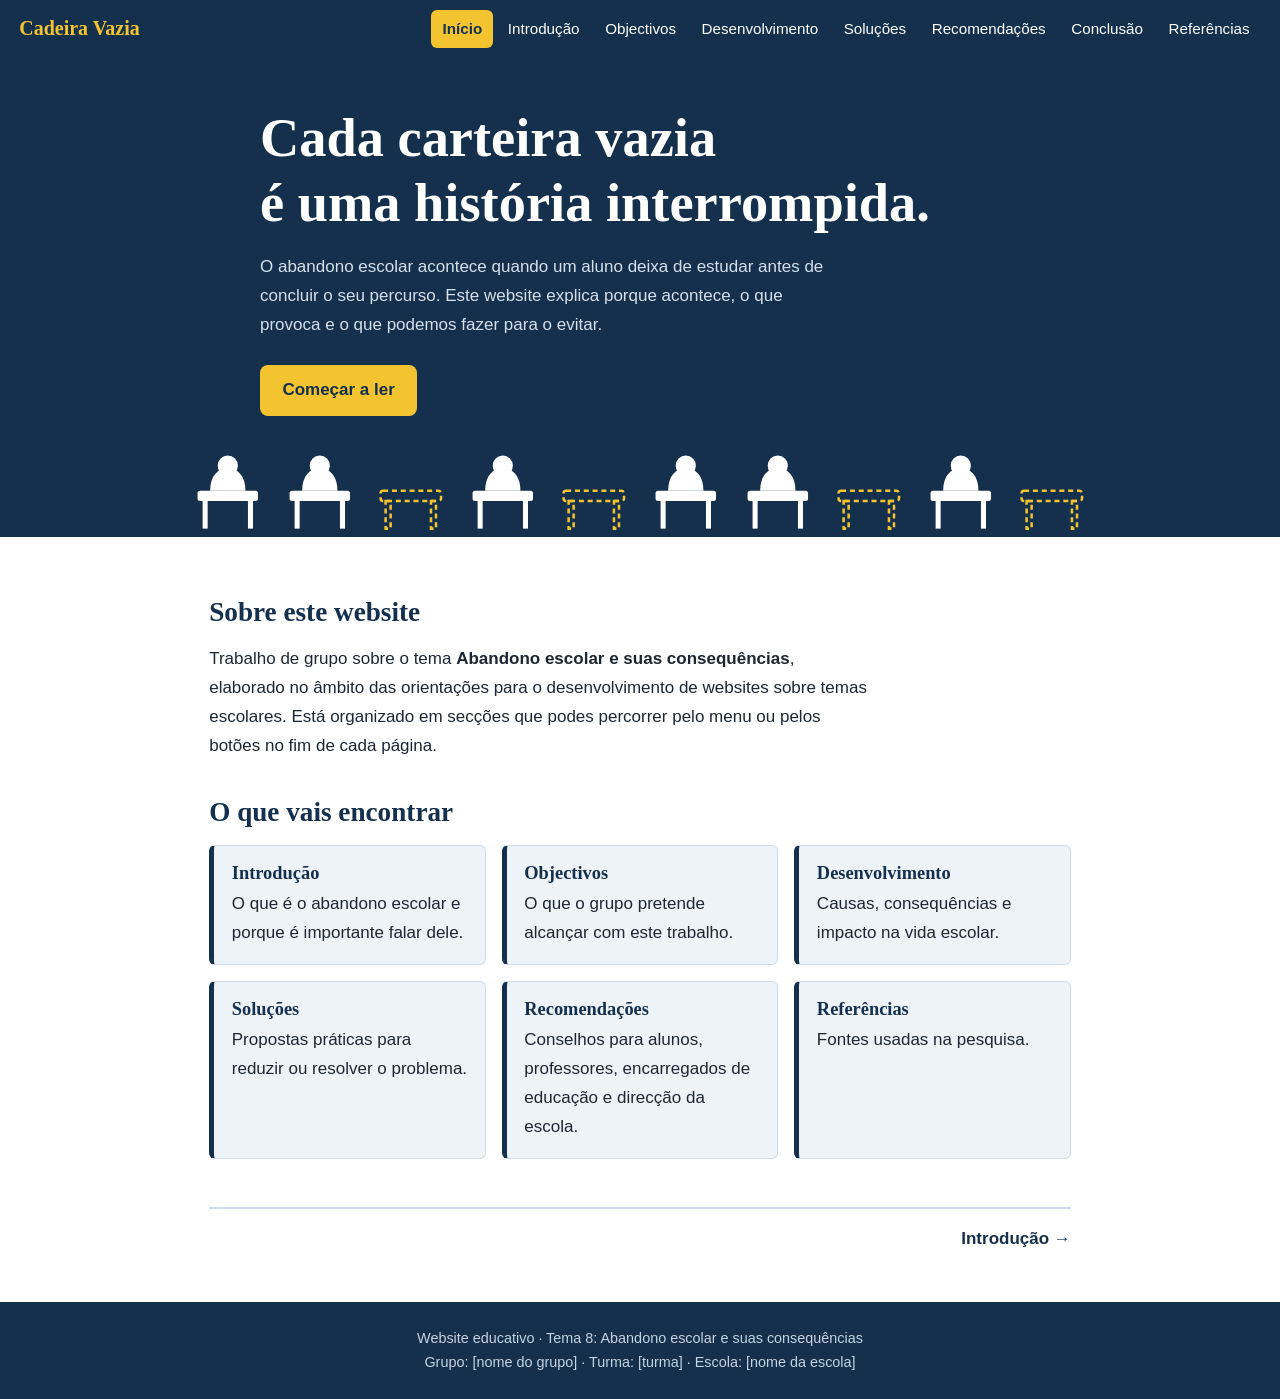
<file: abandono-escolar-website/index.html>
<!DOCTYPE html><html lang="pt"><head><meta charset="utf-8"><meta name="viewport" content="width=device-width, initial-scale=1">
<title>Início | Abandono escolar e suas consequências</title><link rel="stylesheet" href="css/style.css"></head><body>
<header class="top"><a class="brand" href="index.html">Cadeira Vazia</a><button id="m" aria-label="Menu" aria-expanded="false">Menu</button><nav id="nav"><a href="index.html" aria-current="page">Início</a><a href="introducao.html">Introdução</a><a href="objectivos.html">Objectivos</a><a href="desenvolvimento.html">Desenvolvimento</a><a href="solucoes.html">Soluções</a><a href="recomendacoes.html">Recomendações</a><a href="conclusao.html">Conclusão</a><a href="referencias.html">Referências</a></nav></header>
<section class="hero"><div class="hw"><h1>Cada carteira vazia<br>é uma história interrompida.</h1>
<p>O abandono escolar acontece quando um aluno deixa de estudar antes de concluir o seu percurso. Este website explica porque acontece, o que provoca e o que podemos fazer para o evitar.</p>
<a class="btn" href="introducao.html">Começar a ler</a></div><div class="desks" aria-hidden="false"><svg class="desk" viewBox="0 0 60 70" role="img" aria-label="Aluno na carteira"><rect x="6" y="34" width="48" height="8" rx="2"/><rect x="10" y="42" width="4" height="22"/><rect x="46" y="42" width="4" height="22"/><circle cx="30" cy="14" r="8"/><path d="M16 34c0-12 6-18 14-18s14 6 14 18z"/></svg><svg class="desk" viewBox="0 0 60 70" role="img" aria-label="Aluno na carteira"><rect x="6" y="34" width="48" height="8" rx="2"/><rect x="10" y="42" width="4" height="22"/><rect x="46" y="42" width="4" height="22"/><circle cx="30" cy="14" r="8"/><path d="M16 34c0-12 6-18 14-18s14 6 14 18z"/></svg><svg class="desk empty" viewBox="0 0 60 70" role="img" aria-label="Carteira vazia"><rect x="6" y="34" width="48" height="8" rx="2"/><rect x="10" y="42" width="4" height="22"/><rect x="46" y="42" width="4" height="22"/></svg><svg class="desk" viewBox="0 0 60 70" role="img" aria-label="Aluno na carteira"><rect x="6" y="34" width="48" height="8" rx="2"/><rect x="10" y="42" width="4" height="22"/><rect x="46" y="42" width="4" height="22"/><circle cx="30" cy="14" r="8"/><path d="M16 34c0-12 6-18 14-18s14 6 14 18z"/></svg><svg class="desk empty" viewBox="0 0 60 70" role="img" aria-label="Carteira vazia"><rect x="6" y="34" width="48" height="8" rx="2"/><rect x="10" y="42" width="4" height="22"/><rect x="46" y="42" width="4" height="22"/></svg><svg class="desk" viewBox="0 0 60 70" role="img" aria-label="Aluno na carteira"><rect x="6" y="34" width="48" height="8" rx="2"/><rect x="10" y="42" width="4" height="22"/><rect x="46" y="42" width="4" height="22"/><circle cx="30" cy="14" r="8"/><path d="M16 34c0-12 6-18 14-18s14 6 14 18z"/></svg><svg class="desk" viewBox="0 0 60 70" role="img" aria-label="Aluno na carteira"><rect x="6" y="34" width="48" height="8" rx="2"/><rect x="10" y="42" width="4" height="22"/><rect x="46" y="42" width="4" height="22"/><circle cx="30" cy="14" r="8"/><path d="M16 34c0-12 6-18 14-18s14 6 14 18z"/></svg><svg class="desk empty" viewBox="0 0 60 70" role="img" aria-label="Carteira vazia"><rect x="6" y="34" width="48" height="8" rx="2"/><rect x="10" y="42" width="4" height="22"/><rect x="46" y="42" width="4" height="22"/></svg><svg class="desk" viewBox="0 0 60 70" role="img" aria-label="Aluno na carteira"><rect x="6" y="34" width="48" height="8" rx="2"/><rect x="10" y="42" width="4" height="22"/><rect x="46" y="42" width="4" height="22"/><circle cx="30" cy="14" r="8"/><path d="M16 34c0-12 6-18 14-18s14 6 14 18z"/></svg><svg class="desk empty" viewBox="0 0 60 70" role="img" aria-label="Carteira vazia"><rect x="6" y="34" width="48" height="8" rx="2"/><rect x="10" y="42" width="4" height="22"/><rect x="46" y="42" width="4" height="22"/></svg></div></section><main><section class="sec"><h2>Sobre este website</h2><p>Trabalho de grupo sobre o tema <strong>Abandono escolar e suas consequências</strong>, elaborado no âmbito das orientações para o desenvolvimento de websites sobre temas escolares. Está organizado em secções que podes percorrer pelo menu ou pelos botões no fim de cada página.</p></section>
<section class="sec"><h2>O que vais encontrar</h2><div class="grid"><article class="c "><h3>Introdução</h3><p>O que é o abandono escolar e porque é importante falar dele.</p></article><article class="c "><h3>Objectivos</h3><p>O que o grupo pretende alcançar com este trabalho.</p></article><article class="c "><h3>Desenvolvimento</h3><p>Causas, consequências e impacto na vida escolar.</p></article><article class="c "><h3>Soluções</h3><p>Propostas práticas para reduzir ou resolver o problema.</p></article><article class="c "><h3>Recomendações</h3><p>Conselhos para alunos, professores, encarregados de educação e direcção da escola.</p></article><article class="c "><h3>Referências</h3><p>Fontes usadas na pesquisa.</p></article></div></section><div class="pn"><span></span><a href="introducao.html">Introdução &rarr;</a></div></main>
<footer>Website educativo &middot; Tema 8: Abandono escolar e suas consequências<br>Grupo: [nome do grupo] &middot; Turma: [turma] &middot; Escola: [nome da escola]</footer>
<script src="js/main.js"></script></body></html>
</file>
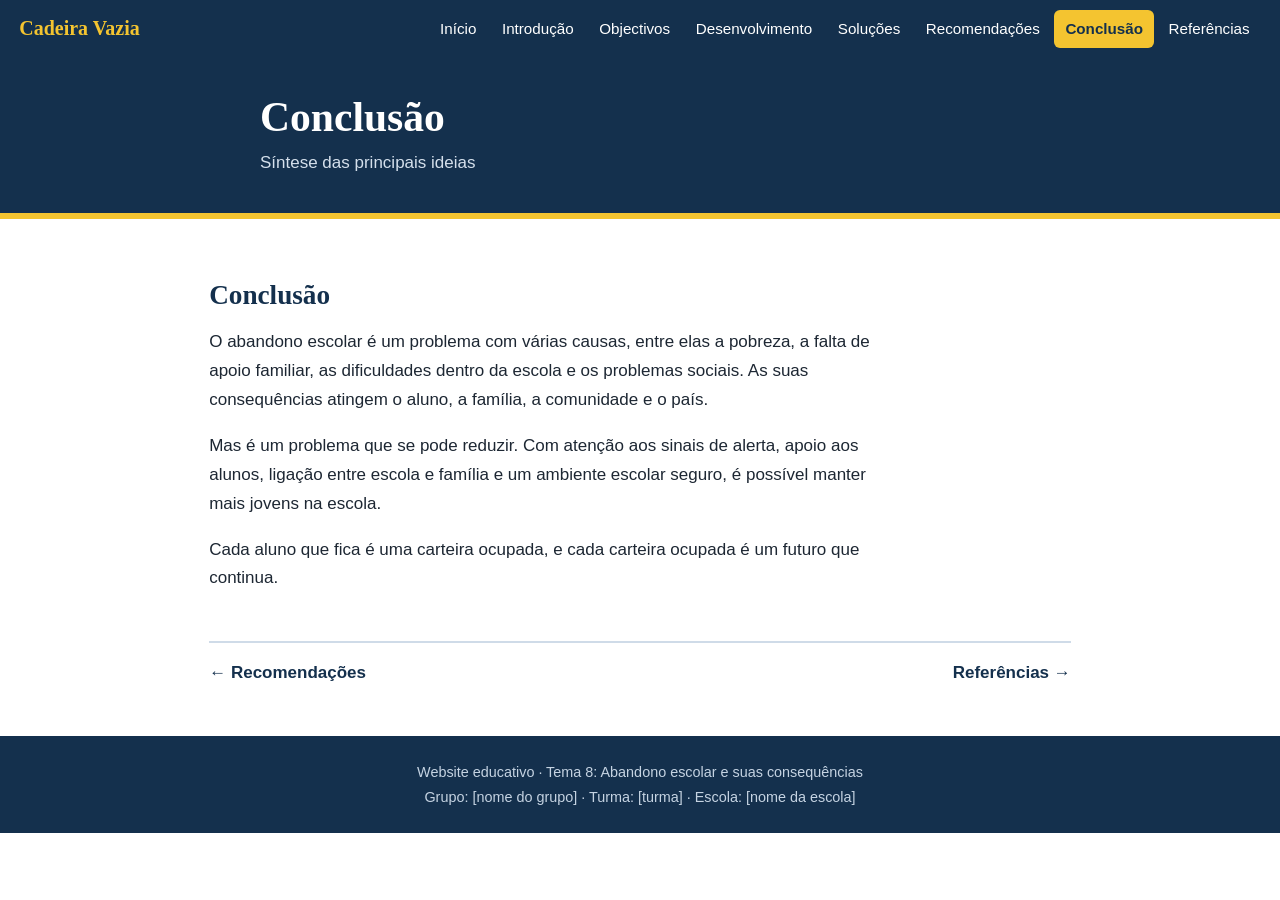
<file: abandono-escolar-website/conclusao.html>
<!DOCTYPE html><html lang="pt"><head><meta charset="utf-8"><meta name="viewport" content="width=device-width, initial-scale=1">
<title>Conclusão | Abandono escolar e suas consequências</title><link rel="stylesheet" href="css/style.css"></head><body>
<header class="top"><a class="brand" href="index.html">Cadeira Vazia</a><button id="m" aria-label="Menu" aria-expanded="false">Menu</button><nav id="nav"><a href="index.html">Início</a><a href="introducao.html">Introdução</a><a href="objectivos.html">Objectivos</a><a href="desenvolvimento.html">Desenvolvimento</a><a href="solucoes.html">Soluções</a><a href="recomendacoes.html">Recomendações</a><a href="conclusao.html" aria-current="page">Conclusão</a><a href="referencias.html">Referências</a></nav></header>
<section class="ph"><h1>Conclusão</h1><p>Síntese das principais ideias</p></section><main><section class="sec"><h2>Conclusão</h2><p>O abandono escolar é um problema com várias causas, entre elas a pobreza, a falta de apoio familiar, as dificuldades dentro da escola e os problemas sociais. As suas consequências atingem o aluno, a família, a comunidade e o país.</p>
<p>Mas é um problema que se pode reduzir. Com atenção aos sinais de alerta, apoio aos alunos, ligação entre escola e família e um ambiente escolar seguro, é possível manter mais jovens na escola.</p>
<p>Cada aluno que fica é uma carteira ocupada, e cada carteira ocupada é um futuro que continua.</p></section><div class="pn"><a href="recomendacoes.html">&larr; Recomendações</a><a href="referencias.html">Referências &rarr;</a></div></main>
<footer>Website educativo &middot; Tema 8: Abandono escolar e suas consequências<br>Grupo: [nome do grupo] &middot; Turma: [turma] &middot; Escola: [nome da escola]</footer>
<script src="js/main.js"></script></body></html>
</file>
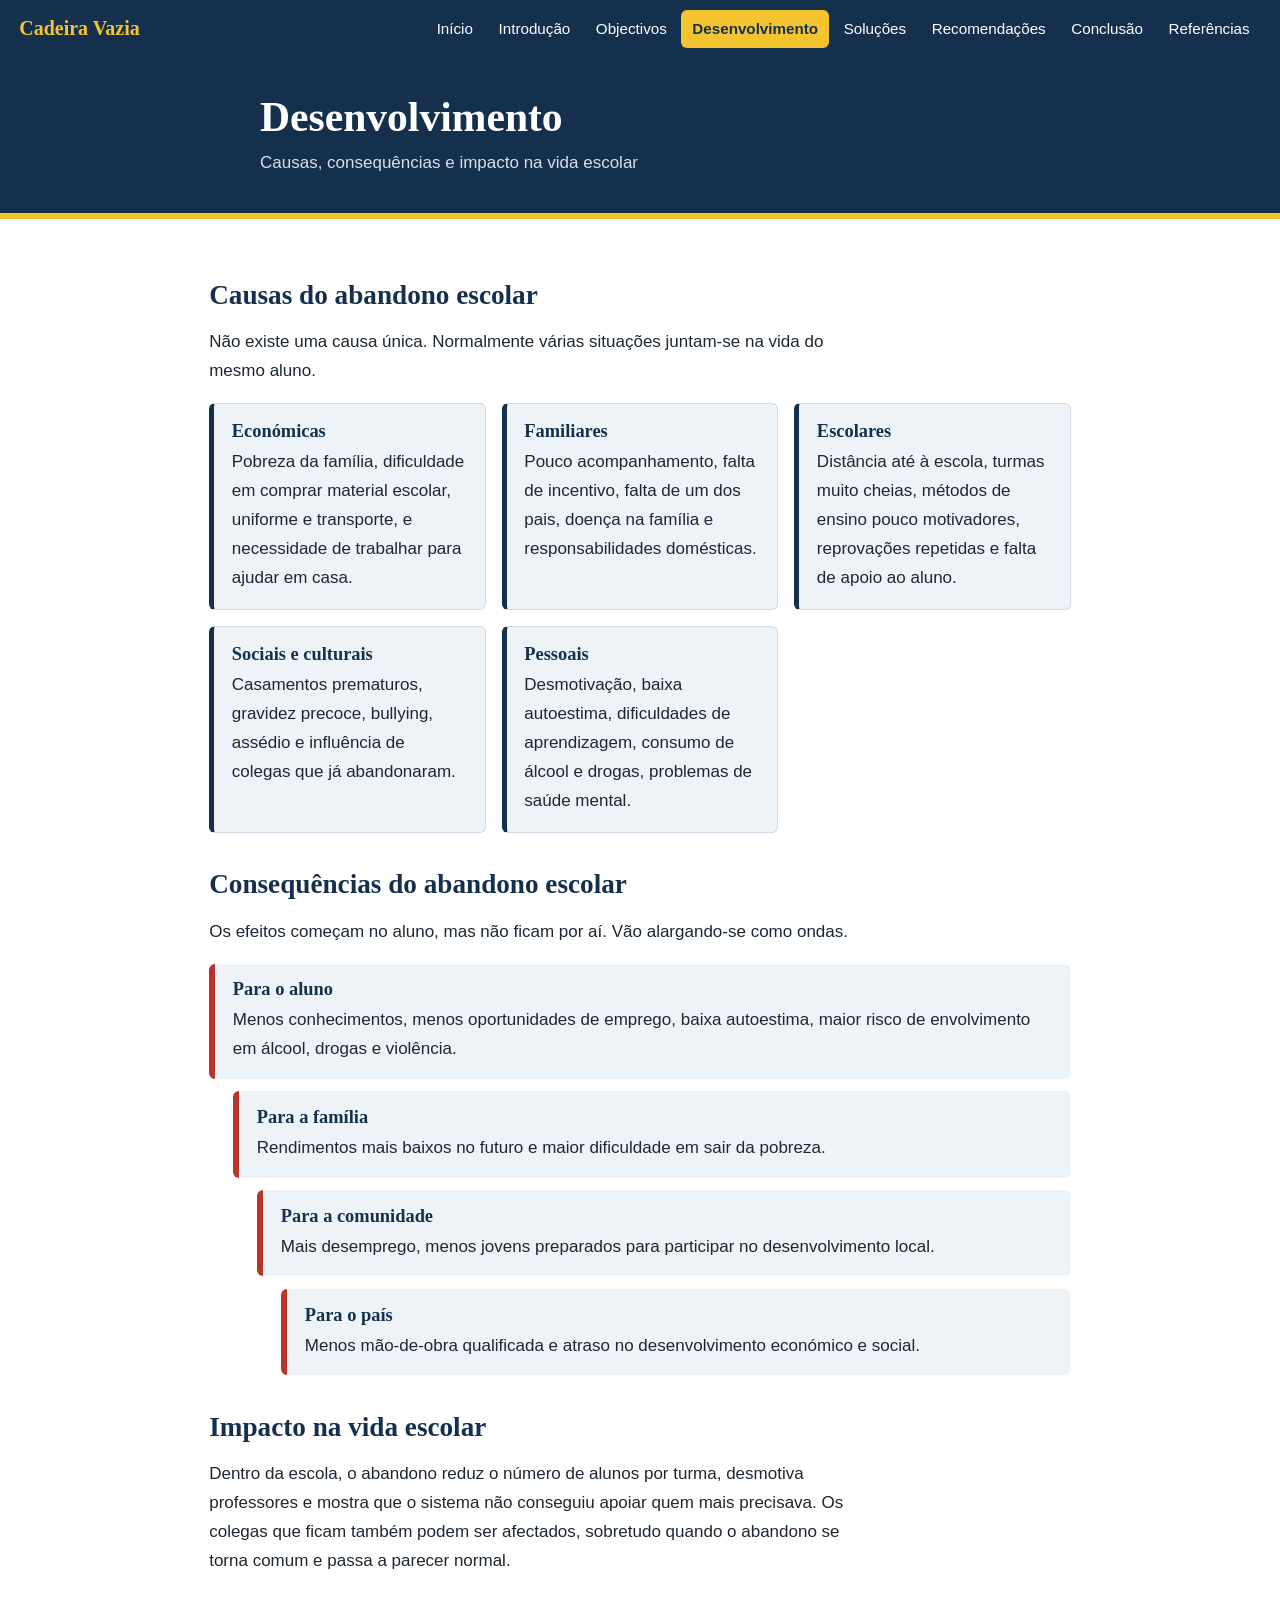
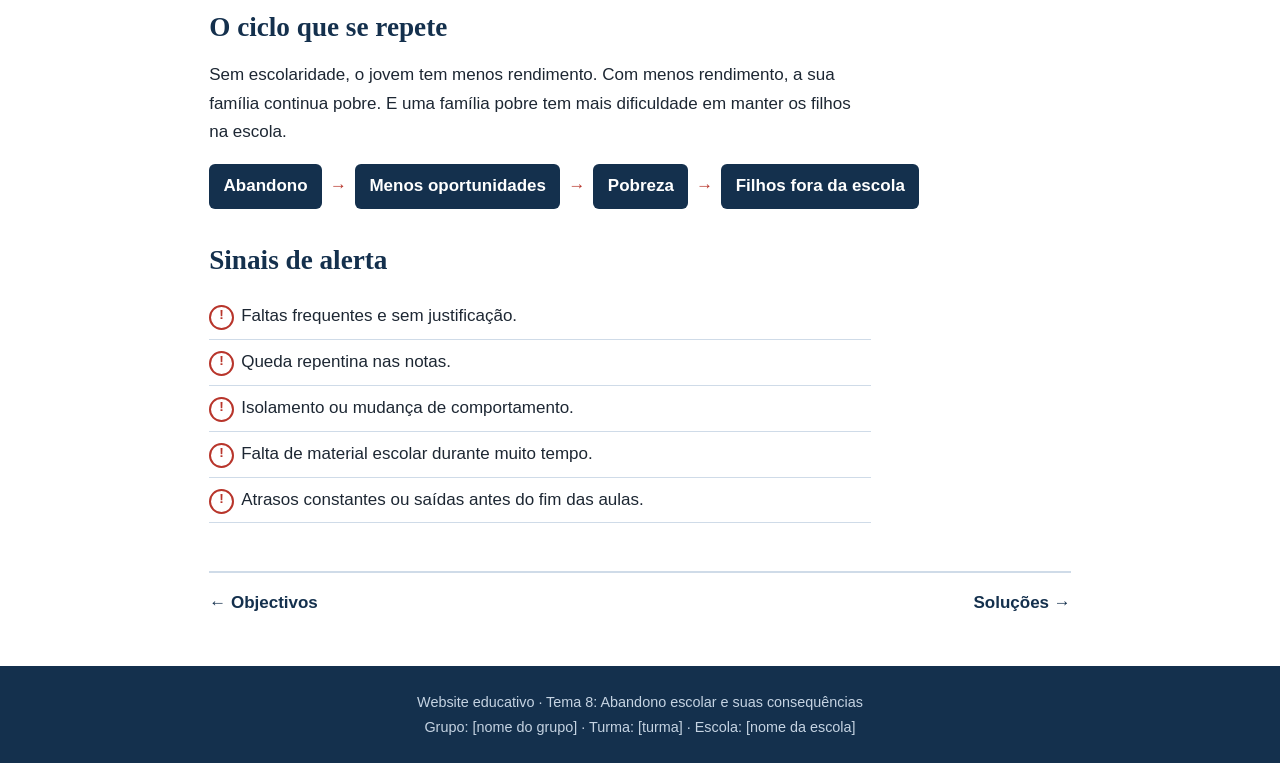
<file: abandono-escolar-website/desenvolvimento.html>
<!DOCTYPE html><html lang="pt"><head><meta charset="utf-8"><meta name="viewport" content="width=device-width, initial-scale=1">
<title>Desenvolvimento | Abandono escolar e suas consequências</title><link rel="stylesheet" href="css/style.css"></head><body>
<header class="top"><a class="brand" href="index.html">Cadeira Vazia</a><button id="m" aria-label="Menu" aria-expanded="false">Menu</button><nav id="nav"><a href="index.html">Início</a><a href="introducao.html">Introdução</a><a href="objectivos.html">Objectivos</a><a href="desenvolvimento.html" aria-current="page">Desenvolvimento</a><a href="solucoes.html">Soluções</a><a href="recomendacoes.html">Recomendações</a><a href="conclusao.html">Conclusão</a><a href="referencias.html">Referências</a></nav></header>
<section class="ph"><h1>Desenvolvimento</h1><p>Causas, consequências e impacto na vida escolar</p></section><main><section class="sec"><h2>Causas do abandono escolar</h2><p>Não existe uma causa única. Normalmente várias situações juntam-se na vida do mesmo aluno.</p><div class="grid"><article class="c "><h3>Económicas</h3><p>Pobreza da família, dificuldade em comprar material escolar, uniforme e transporte, e necessidade de trabalhar para ajudar em casa.</p></article><article class="c "><h3>Familiares</h3><p>Pouco acompanhamento, falta de incentivo, falta de um dos pais, doença na família e responsabilidades domésticas.</p></article><article class="c "><h3>Escolares</h3><p>Distância até à escola, turmas muito cheias, métodos de ensino pouco motivadores, reprovações repetidas e falta de apoio ao aluno.</p></article><article class="c "><h3>Sociais e culturais</h3><p>Casamentos prematuros, gravidez precoce, bullying, assédio e influência de colegas que já abandonaram.</p></article><article class="c "><h3>Pessoais</h3><p>Desmotivação, baixa autoestima, dificuldades de aprendizagem, consumo de álcool e drogas, problemas de saúde mental.</p></article></div></section><section class="sec"><h2>Consequências do abandono escolar</h2><p>Os efeitos começam no aluno, mas não ficam por aí. Vão alargando-se como ondas.</p>
<div class="rings"><div class="r r1"><h3>Para o aluno</h3><p>Menos conhecimentos, menos oportunidades de emprego, baixa autoestima, maior risco de envolvimento em álcool, drogas e violência.</p></div>
<div class="r r2"><h3>Para a família</h3><p>Rendimentos mais baixos no futuro e maior dificuldade em sair da pobreza.</p></div>
<div class="r r3"><h3>Para a comunidade</h3><p>Mais desemprego, menos jovens preparados para participar no desenvolvimento local.</p></div>
<div class="r r4"><h3>Para o país</h3><p>Menos mão-de-obra qualificada e atraso no desenvolvimento económico e social.</p></div></div></section>
<section class="sec"><h2>Impacto na vida escolar</h2><p>Dentro da escola, o abandono reduz o número de alunos por turma, desmotiva professores e mostra que o sistema não conseguiu apoiar quem mais precisava. Os colegas que ficam também podem ser afectados, sobretudo quando o abandono se torna comum e passa a parecer normal.</p></section>
<section class="sec"><h2>O ciclo que se repete</h2><p>Sem escolaridade, o jovem tem menos rendimento. Com menos rendimento, a sua família continua pobre. E uma família pobre tem mais dificuldade em manter os filhos na escola.</p>
<div class="cycle"><span>Abandono</span><i>&rarr;</i><span>Menos oportunidades</span><i>&rarr;</i><span>Pobreza</span><i>&rarr;</i><span>Filhos fora da escola</span></div></section>
<section class="sec"><h2>Sinais de alerta</h2><ul class="ticks warn"><li>Faltas frequentes e sem justificação.</li><li>Queda repentina nas notas.</li><li>Isolamento ou mudança de comportamento.</li><li>Falta de material escolar durante muito tempo.</li><li>Atrasos constantes ou saídas antes do fim das aulas.</li></ul></section><div class="pn"><a href="objectivos.html">&larr; Objectivos</a><a href="solucoes.html">Soluções &rarr;</a></div></main>
<footer>Website educativo &middot; Tema 8: Abandono escolar e suas consequências<br>Grupo: [nome do grupo] &middot; Turma: [turma] &middot; Escola: [nome da escola]</footer>
<script src="js/main.js"></script></body></html>
</file>
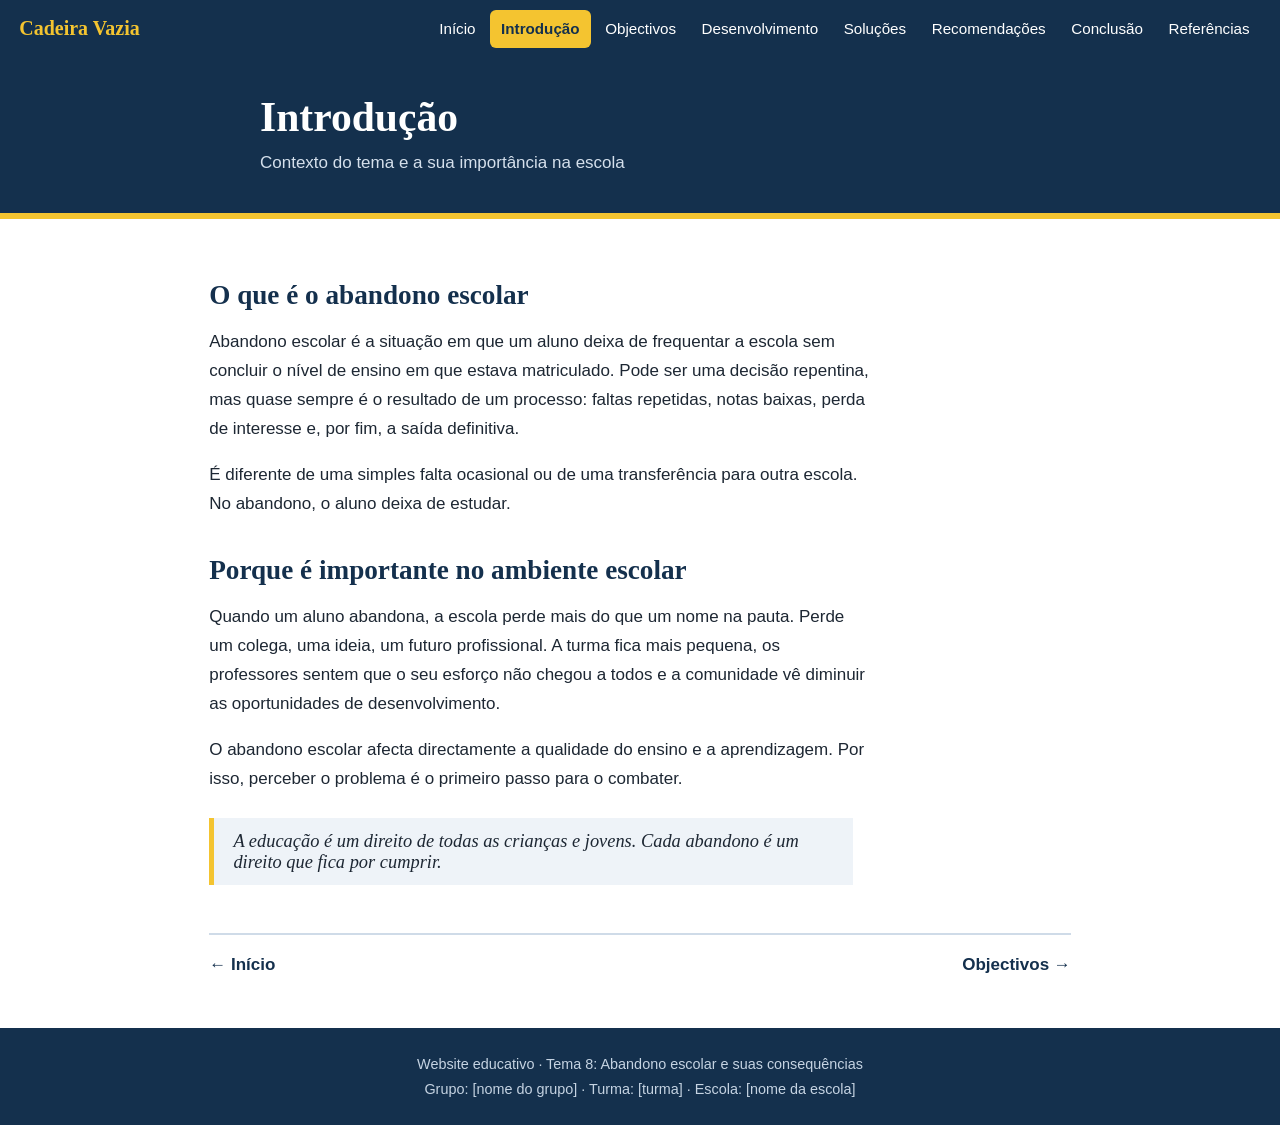
<file: abandono-escolar-website/introducao.html>
<!DOCTYPE html><html lang="pt"><head><meta charset="utf-8"><meta name="viewport" content="width=device-width, initial-scale=1">
<title>Introdução | Abandono escolar e suas consequências</title><link rel="stylesheet" href="css/style.css"></head><body>
<header class="top"><a class="brand" href="index.html">Cadeira Vazia</a><button id="m" aria-label="Menu" aria-expanded="false">Menu</button><nav id="nav"><a href="index.html">Início</a><a href="introducao.html" aria-current="page">Introdução</a><a href="objectivos.html">Objectivos</a><a href="desenvolvimento.html">Desenvolvimento</a><a href="solucoes.html">Soluções</a><a href="recomendacoes.html">Recomendações</a><a href="conclusao.html">Conclusão</a><a href="referencias.html">Referências</a></nav></header>
<section class="ph"><h1>Introdução</h1><p>Contexto do tema e a sua importância na escola</p></section><main><section class="sec"><h2>O que é o abandono escolar</h2><p>Abandono escolar é a situação em que um aluno deixa de frequentar a escola sem concluir o nível de ensino em que estava matriculado. Pode ser uma decisão repentina, mas quase sempre é o resultado de um processo: faltas repetidas, notas baixas, perda de interesse e, por fim, a saída definitiva.</p>
<p>É diferente de uma simples falta ocasional ou de uma transferência para outra escola. No abandono, o aluno deixa de estudar.</p></section>
<section class="sec"><h2>Porque é importante no ambiente escolar</h2><p>Quando um aluno abandona, a escola perde mais do que um nome na pauta. Perde um colega, uma ideia, um futuro profissional. A turma fica mais pequena, os professores sentem que o seu esforço não chegou a todos e a comunidade vê diminuir as oportunidades de desenvolvimento.</p>
<p>O abandono escolar afecta directamente a qualidade do ensino e a aprendizagem. Por isso, perceber o problema é o primeiro passo para o combater.</p>
<blockquote>A educação é um direito de todas as crianças e jovens. Cada abandono é um direito que fica por cumprir.</blockquote></section><div class="pn"><a href="index.html">&larr; Início</a><a href="objectivos.html">Objectivos &rarr;</a></div></main>
<footer>Website educativo &middot; Tema 8: Abandono escolar e suas consequências<br>Grupo: [nome do grupo] &middot; Turma: [turma] &middot; Escola: [nome da escola]</footer>
<script src="js/main.js"></script></body></html>
</file>
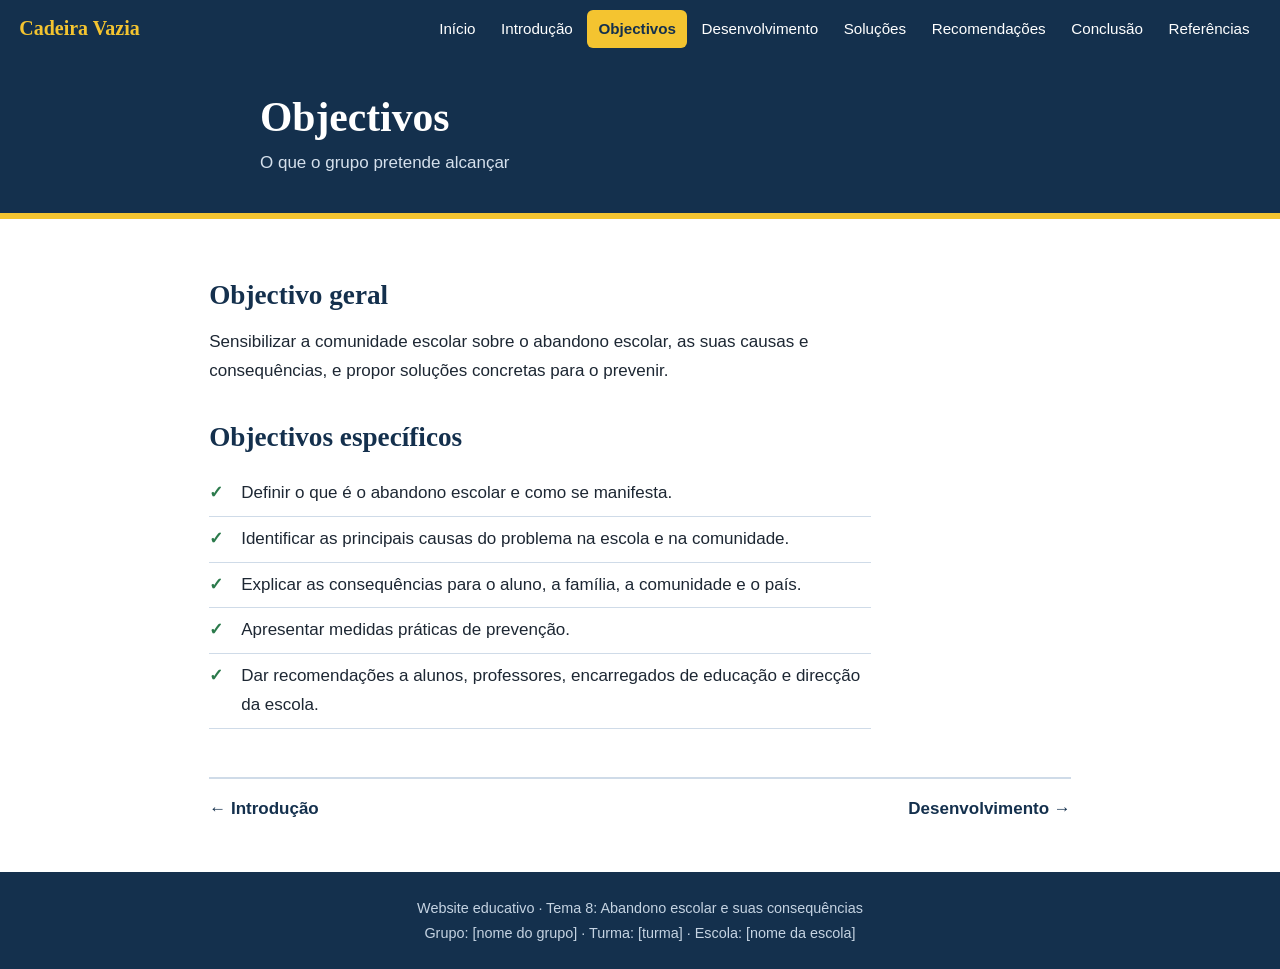
<file: abandono-escolar-website/objectivos.html>
<!DOCTYPE html><html lang="pt"><head><meta charset="utf-8"><meta name="viewport" content="width=device-width, initial-scale=1">
<title>Objectivos | Abandono escolar e suas consequências</title><link rel="stylesheet" href="css/style.css"></head><body>
<header class="top"><a class="brand" href="index.html">Cadeira Vazia</a><button id="m" aria-label="Menu" aria-expanded="false">Menu</button><nav id="nav"><a href="index.html">Início</a><a href="introducao.html">Introdução</a><a href="objectivos.html" aria-current="page">Objectivos</a><a href="desenvolvimento.html">Desenvolvimento</a><a href="solucoes.html">Soluções</a><a href="recomendacoes.html">Recomendações</a><a href="conclusao.html">Conclusão</a><a href="referencias.html">Referências</a></nav></header>
<section class="ph"><h1>Objectivos</h1><p>O que o grupo pretende alcançar</p></section><main><section class="sec"><h2>Objectivo geral</h2><p>Sensibilizar a comunidade escolar sobre o abandono escolar, as suas causas e consequências, e propor soluções concretas para o prevenir.</p></section>
<section class="sec"><h2>Objectivos específicos</h2><ul class="ticks"><li>Definir o que é o abandono escolar e como se manifesta.</li><li>Identificar as principais causas do problema na escola e na comunidade.</li><li>Explicar as consequências para o aluno, a família, a comunidade e o país.</li><li>Apresentar medidas práticas de prevenção.</li><li>Dar recomendações a alunos, professores, encarregados de educação e direcção da escola.</li></ul></section><div class="pn"><a href="introducao.html">&larr; Introdução</a><a href="desenvolvimento.html">Desenvolvimento &rarr;</a></div></main>
<footer>Website educativo &middot; Tema 8: Abandono escolar e suas consequências<br>Grupo: [nome do grupo] &middot; Turma: [turma] &middot; Escola: [nome da escola]</footer>
<script src="js/main.js"></script></body></html>
</file>
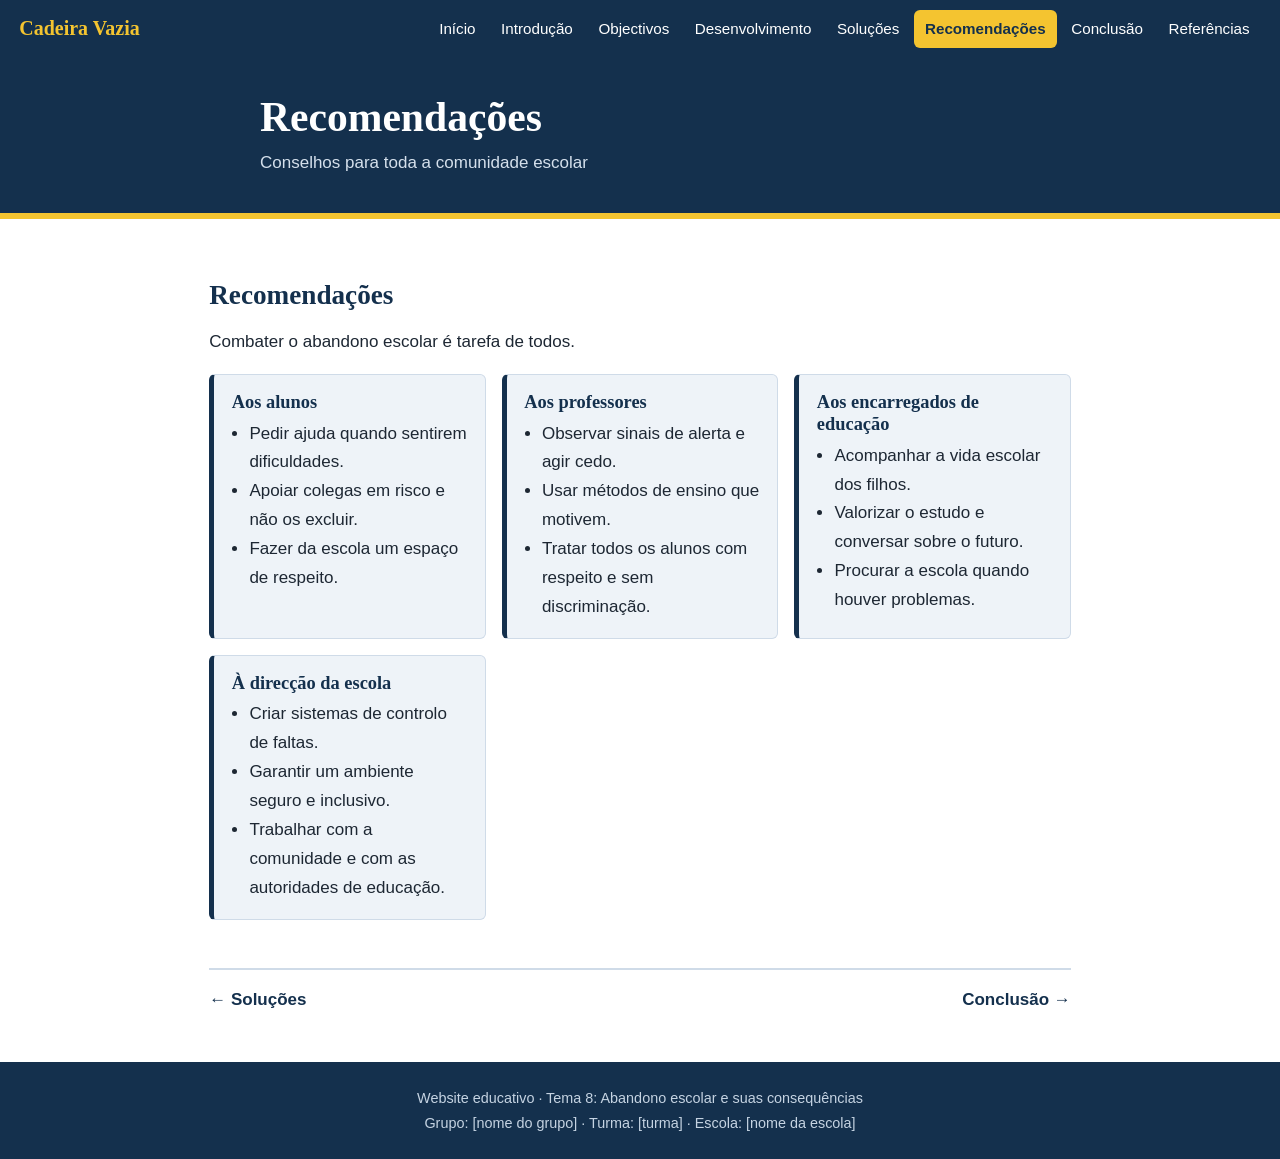
<file: abandono-escolar-website/recomendacoes.html>
<!DOCTYPE html><html lang="pt"><head><meta charset="utf-8"><meta name="viewport" content="width=device-width, initial-scale=1">
<title>Recomendações | Abandono escolar e suas consequências</title><link rel="stylesheet" href="css/style.css"></head><body>
<header class="top"><a class="brand" href="index.html">Cadeira Vazia</a><button id="m" aria-label="Menu" aria-expanded="false">Menu</button><nav id="nav"><a href="index.html">Início</a><a href="introducao.html">Introdução</a><a href="objectivos.html">Objectivos</a><a href="desenvolvimento.html">Desenvolvimento</a><a href="solucoes.html">Soluções</a><a href="recomendacoes.html" aria-current="page">Recomendações</a><a href="conclusao.html">Conclusão</a><a href="referencias.html">Referências</a></nav></header>
<section class="ph"><h1>Recomendações</h1><p>Conselhos para toda a comunidade escolar</p></section><main><section class="sec"><h2>Recomendações</h2><p>Combater o abandono escolar é tarefa de todos.</p>
<div class="grid"><article class="c"><h3>Aos alunos</h3><ul><li>Pedir ajuda quando sentirem dificuldades.</li><li>Apoiar colegas em risco e não os excluir.</li><li>Fazer da escola um espaço de respeito.</li></ul></article>
<article class="c"><h3>Aos professores</h3><ul><li>Observar sinais de alerta e agir cedo.</li><li>Usar métodos de ensino que motivem.</li><li>Tratar todos os alunos com respeito e sem discriminação.</li></ul></article>
<article class="c"><h3>Aos encarregados de educação</h3><ul><li>Acompanhar a vida escolar dos filhos.</li><li>Valorizar o estudo e conversar sobre o futuro.</li><li>Procurar a escola quando houver problemas.</li></ul></article>
<article class="c"><h3>À direcção da escola</h3><ul><li>Criar sistemas de controlo de faltas.</li><li>Garantir um ambiente seguro e inclusivo.</li><li>Trabalhar com a comunidade e com as autoridades de educação.</li></ul></article></div></section><div class="pn"><a href="solucoes.html">&larr; Soluções</a><a href="conclusao.html">Conclusão &rarr;</a></div></main>
<footer>Website educativo &middot; Tema 8: Abandono escolar e suas consequências<br>Grupo: [nome do grupo] &middot; Turma: [turma] &middot; Escola: [nome da escola]</footer>
<script src="js/main.js"></script></body></html>
</file>
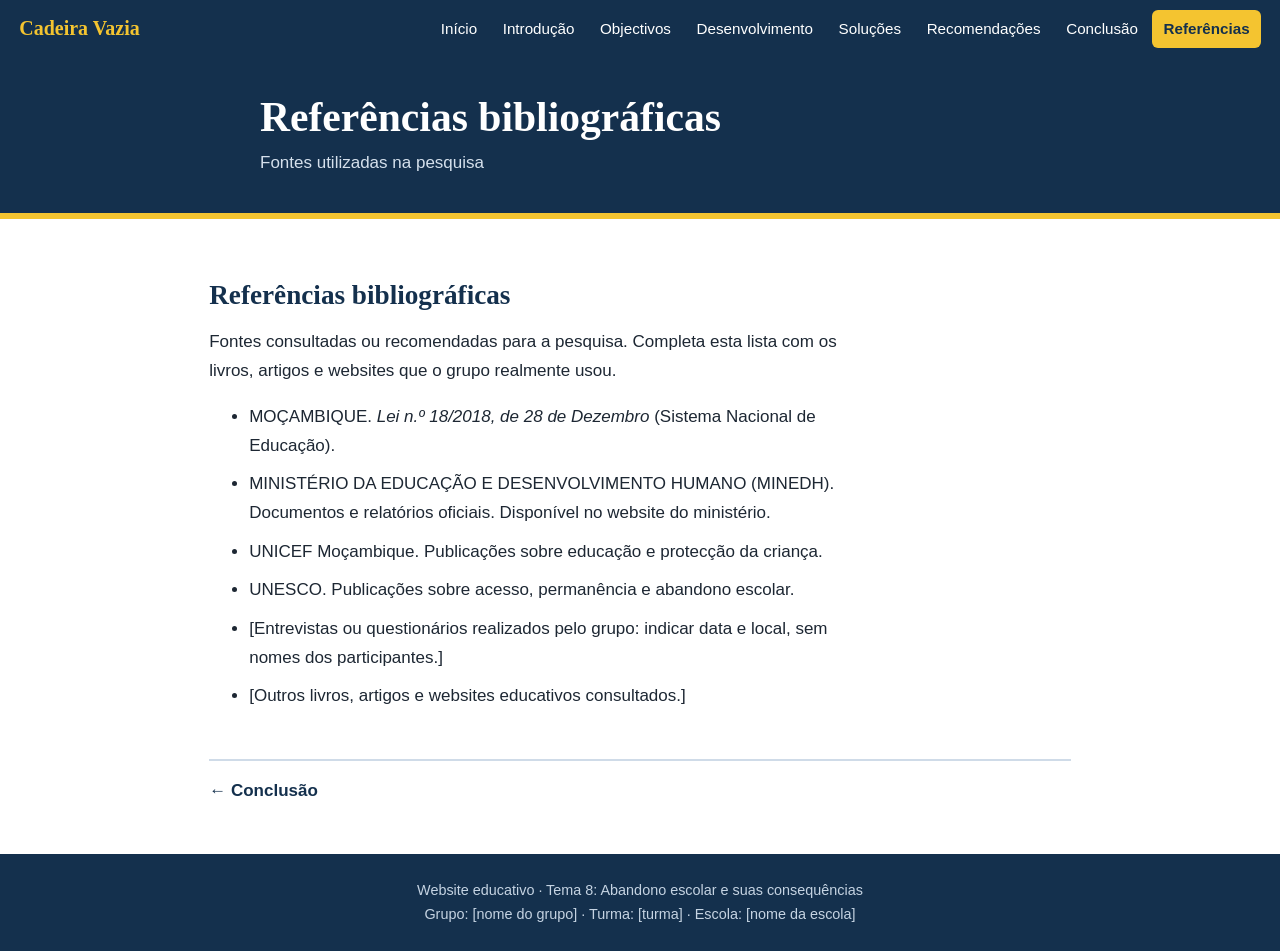
<file: abandono-escolar-website/referencias.html>
<!DOCTYPE html><html lang="pt"><head><meta charset="utf-8"><meta name="viewport" content="width=device-width, initial-scale=1">
<title>Referências | Abandono escolar e suas consequências</title><link rel="stylesheet" href="css/style.css"></head><body>
<header class="top"><a class="brand" href="index.html">Cadeira Vazia</a><button id="m" aria-label="Menu" aria-expanded="false">Menu</button><nav id="nav"><a href="index.html">Início</a><a href="introducao.html">Introdução</a><a href="objectivos.html">Objectivos</a><a href="desenvolvimento.html">Desenvolvimento</a><a href="solucoes.html">Soluções</a><a href="recomendacoes.html">Recomendações</a><a href="conclusao.html">Conclusão</a><a href="referencias.html" aria-current="page">Referências</a></nav></header>
<section class="ph"><h1>Referências bibliográficas</h1><p>Fontes utilizadas na pesquisa</p></section><main><section class="sec"><h2>Referências bibliográficas</h2><p>Fontes consultadas ou recomendadas para a pesquisa. Completa esta lista com os livros, artigos e websites que o grupo realmente usou.</p>
<ul class="refs"><li>MOÇAMBIQUE. <em>Lei n.º 18/2018, de 28 de Dezembro</em> (Sistema Nacional de Educação).</li><li>MINISTÉRIO DA EDUCAÇÃO E DESENVOLVIMENTO HUMANO (MINEDH). Documentos e relatórios oficiais. Disponível no website do ministério.</li><li>UNICEF Moçambique. Publicações sobre educação e protecção da criança.</li><li>UNESCO. Publicações sobre acesso, permanência e abandono escolar.</li><li>[Entrevistas ou questionários realizados pelo grupo: indicar data e local, sem nomes dos participantes.]</li><li>[Outros livros, artigos e websites educativos consultados.]</li></ul></section><div class="pn"><a href="conclusao.html">&larr; Conclusão</a><span></span></div></main>
<footer>Website educativo &middot; Tema 8: Abandono escolar e suas consequências<br>Grupo: [nome do grupo] &middot; Turma: [turma] &middot; Escola: [nome da escola]</footer>
<script src="js/main.js"></script></body></html>
</file>
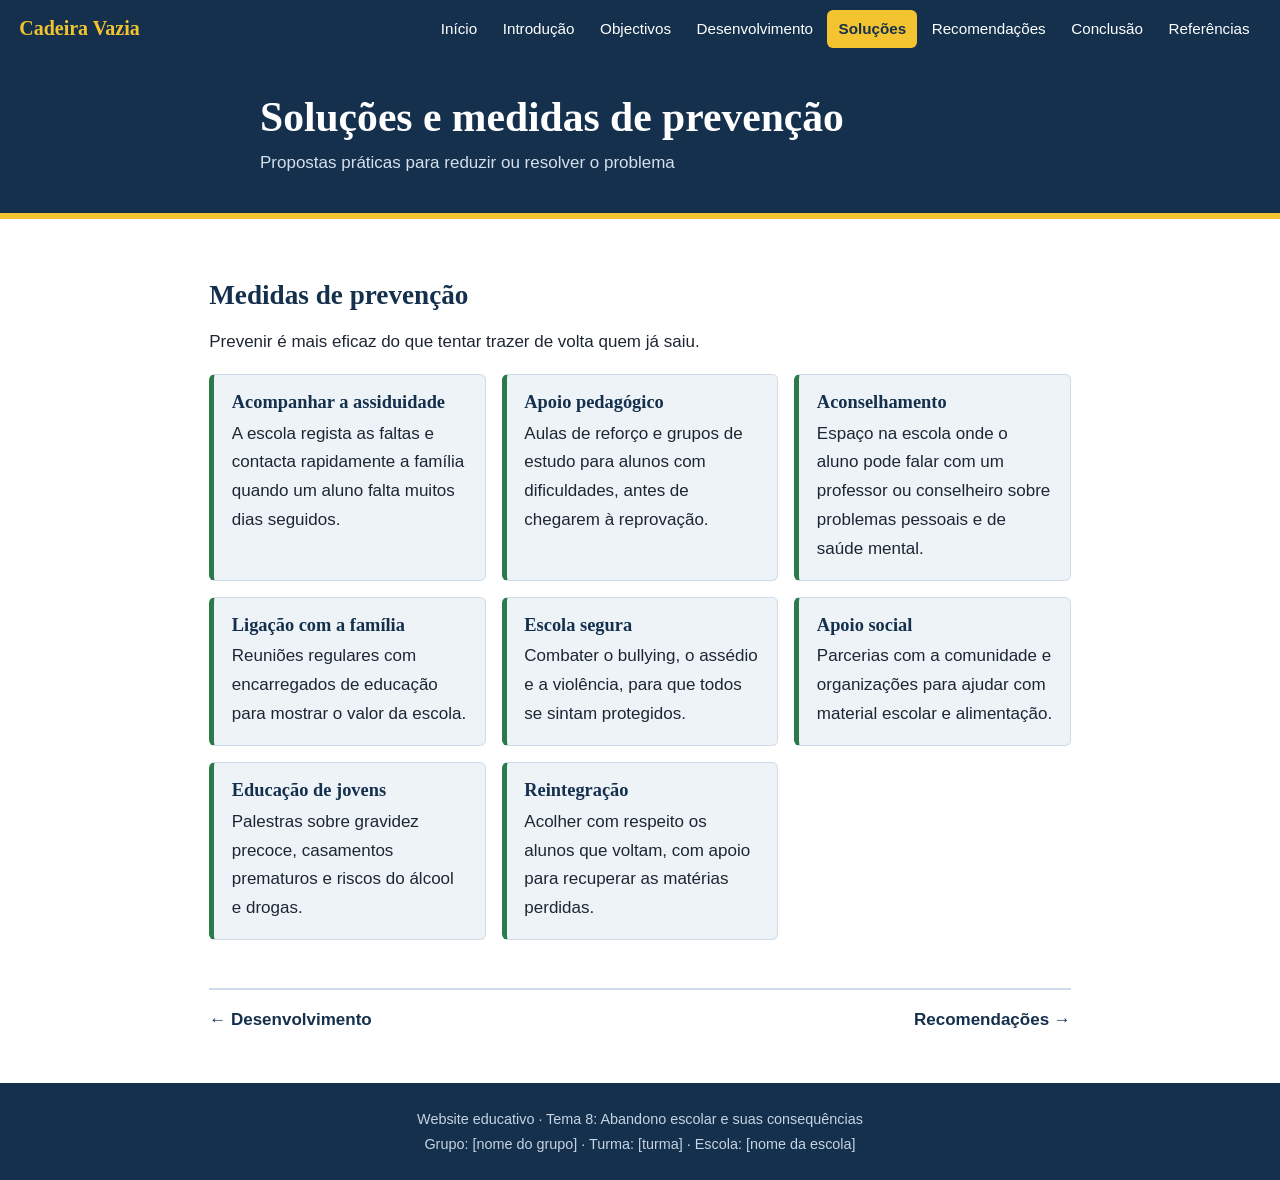
<file: abandono-escolar-website/solucoes.html>
<!DOCTYPE html><html lang="pt"><head><meta charset="utf-8"><meta name="viewport" content="width=device-width, initial-scale=1">
<title>Soluções | Abandono escolar e suas consequências</title><link rel="stylesheet" href="css/style.css"></head><body>
<header class="top"><a class="brand" href="index.html">Cadeira Vazia</a><button id="m" aria-label="Menu" aria-expanded="false">Menu</button><nav id="nav"><a href="index.html">Início</a><a href="introducao.html">Introdução</a><a href="objectivos.html">Objectivos</a><a href="desenvolvimento.html">Desenvolvimento</a><a href="solucoes.html" aria-current="page">Soluções</a><a href="recomendacoes.html">Recomendações</a><a href="conclusao.html">Conclusão</a><a href="referencias.html">Referências</a></nav></header>
<section class="ph"><h1>Soluções e medidas de prevenção</h1><p>Propostas práticas para reduzir ou resolver o problema</p></section><main><section class="sec"><h2>Medidas de prevenção</h2><p>Prevenir é mais eficaz do que tentar trazer de volta quem já saiu.</p><div class="grid"><article class="c g"><h3>Acompanhar a assiduidade</h3><p>A escola regista as faltas e contacta rapidamente a família quando um aluno falta muitos dias seguidos.</p></article><article class="c g"><h3>Apoio pedagógico</h3><p>Aulas de reforço e grupos de estudo para alunos com dificuldades, antes de chegarem à reprovação.</p></article><article class="c g"><h3>Aconselhamento</h3><p>Espaço na escola onde o aluno pode falar com um professor ou conselheiro sobre problemas pessoais e de saúde mental.</p></article><article class="c g"><h3>Ligação com a família</h3><p>Reuniões regulares com encarregados de educação para mostrar o valor da escola.</p></article><article class="c g"><h3>Escola segura</h3><p>Combater o bullying, o assédio e a violência, para que todos se sintam protegidos.</p></article><article class="c g"><h3>Apoio social</h3><p>Parcerias com a comunidade e organizações para ajudar com material escolar e alimentação.</p></article><article class="c g"><h3>Educação de jovens</h3><p>Palestras sobre gravidez precoce, casamentos prematuros e riscos do álcool e drogas.</p></article><article class="c g"><h3>Reintegração</h3><p>Acolher com respeito os alunos que voltam, com apoio para recuperar as matérias perdidas.</p></article></div></section><div class="pn"><a href="desenvolvimento.html">&larr; Desenvolvimento</a><a href="recomendacoes.html">Recomendações &rarr;</a></div></main>
<footer>Website educativo &middot; Tema 8: Abandono escolar e suas consequências<br>Grupo: [nome do grupo] &middot; Turma: [turma] &middot; Escola: [nome da escola]</footer>
<script src="js/main.js"></script></body></html>
</file>
<file: abandono-escolar-website/css/style.css>
:root{--ink:#14304d;--chalk:#f4c430;--paper:#fff;--soft:#eef3f8;--text:#1d2733;--red:#b8352b;--green:#2b7a4b;--line:#cfdbe8}
@media(prefers-color-scheme:dark){:root{--paper:#0f1a26;--soft:#16273a;--text:#e6edf5;--line:#2c4560}}
*{box-sizing:border-box}html{scroll-behavior:smooth}
body{margin:0;font:17px/1.7 "Segoe UI",Roboto,Helvetica,Arial,sans-serif;color:var(--text);background:var(--paper)}
h1,h2,h3{font-family:Georgia,"Times New Roman",serif;line-height:1.2;color:var(--ink)}
@media(prefers-color-scheme:dark){h1,h2,h3{color:#fff}}
.top{position:sticky;top:0;z-index:5;display:flex;align-items:center;justify-content:space-between;gap:1rem;flex-wrap:wrap;background:var(--ink);padding:.6rem 1.2rem}
.brand{font:700 1.25rem Georgia,serif;color:var(--chalk);text-decoration:none}
nav{display:flex;gap:.2rem;flex-wrap:wrap}
nav a{color:#fff;text-decoration:none;padding:.4rem .7rem;border-radius:6px;font-size:.95rem}
nav a:hover{background:rgba(255,255,255,.15)}nav a[aria-current]{background:var(--chalk);color:var(--ink);font-weight:600}
a:focus-visible,button:focus-visible{outline:3px solid var(--chalk);outline-offset:2px}
#m{display:none;background:var(--chalk);border:0;border-radius:6px;padding:.4rem .9rem;font-weight:700;color:var(--ink);cursor:pointer}
.hero{background:var(--ink);color:#fff;padding:3rem 1.2rem 0;overflow:hidden}
.hw{max-width:760px;margin:0 auto;text-align:left}
.hero h1{color:#fff;font-size:clamp(2rem,6vw,3.4rem);margin:0 0 1rem}
.hero p{max-width:60ch;color:#d5e0ec}
.btn{display:inline-block;background:var(--chalk);color:var(--ink);font-weight:700;padding:.7rem 1.4rem;border-radius:8px;text-decoration:none;margin:.5rem 0 2rem}
.desks{display:flex;justify-content:center;gap:clamp(.2rem,1.5vw,1rem);max-width:900px;margin:0 auto}
.desk{width:10%;min-width:34px;fill:#fff}.desk.empty{fill:none;stroke:var(--chalk);stroke-width:2;stroke-dasharray:4 3}
.ph{background:var(--ink);color:#fff;padding:2.2rem 1.2rem;border-bottom:6px solid var(--chalk)}
.ph h1,.ph p{max-width:760px;margin:0 auto}.ph h1{color:#fff;font-size:clamp(1.8rem,5vw,2.6rem)}.ph p{color:#d5e0ec;margin-top:.4rem}
main{max-width:900px;margin:0 auto;padding:1.5rem 1.2rem 3rem}
.sec{margin:2.2rem 0}.sec>p,.sec>ul,blockquote{max-width:70ch}
h2{font-size:1.7rem;margin:0 0 .6rem}h3{font-size:1.15rem;margin:0 0 .4rem}
.grid{display:grid;grid-template-columns:repeat(auto-fit,minmax(240px,1fr));gap:1rem;margin-top:1rem}
.c{background:var(--soft);border:1px solid var(--line);border-left:5px solid var(--ink);border-radius:6px;padding:1rem 1.1rem}
.c.g{border-left-color:var(--green)}.c p,.c ul{margin:0}.c ul{padding-left:1.1rem}
blockquote{margin:1.5rem 0;padding:.8rem 1.2rem;border-left:5px solid var(--chalk);background:var(--soft);font:italic 1.15rem Georgia,serif}
.ticks{list-style:none;padding:0}.ticks li{padding:.5rem 0 .5rem 2rem;position:relative;border-bottom:1px solid var(--line)}
.ticks li:before{content:"\2713";position:absolute;left:0;color:var(--green);font-weight:700}
.ticks.warn li:before{content:"!";color:var(--red);border:2px solid var(--red);border-radius:50%;width:1.3rem;height:1.3rem;line-height:1.05rem;text-align:center;font-size:.85rem;left:0;top:.7rem}
.rings{display:grid;gap:.8rem;margin-top:1rem}
.r{padding:.9rem 1.1rem;border-radius:6px;border-left:6px solid var(--red);background:var(--soft)}
.r1{margin-right:0}.r2{margin-left:1.5rem}.r3{margin-left:3rem}.r4{margin-left:4.5rem}.r p{margin:0}
.cycle{display:flex;flex-wrap:wrap;align-items:center;gap:.5rem;margin-top:1rem}
.cycle span{background:var(--ink);color:#fff;padding:.5rem .9rem;border-radius:6px;font-weight:600}.cycle i{font-style:normal;color:var(--red);font-weight:700}
.refs li{margin:.6rem 0}
.pn{display:flex;justify-content:space-between;margin-top:3rem;padding-top:1rem;border-top:2px solid var(--line)}
.pn a{color:var(--ink);font-weight:700;text-decoration:none}@media(prefers-color-scheme:dark){.pn a{color:var(--chalk)}}
footer{background:var(--ink);color:#c5d3e2;text-align:center;padding:1.5rem 1rem;font-size:.9rem}
@media(max-width:760px){#m{display:block}nav{display:none;width:100%;flex-direction:column}nav.open{display:flex}.r2,.r3,.r4{margin-left:.6rem}}
@media(prefers-reduced-motion:reduce){html{scroll-behavior:auto}}
</file>
